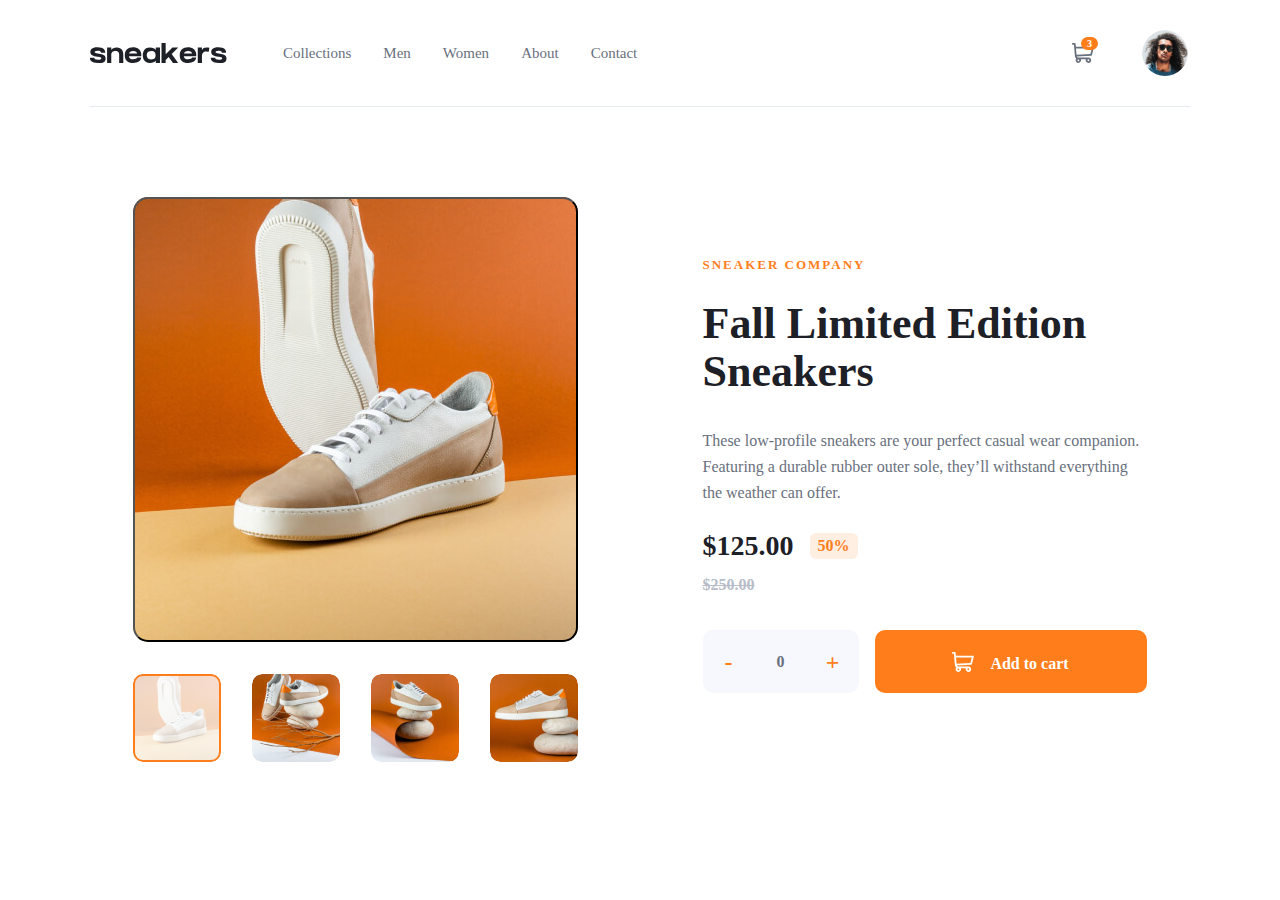
<file: index.html>
<!DOCTYPE html>
<html lang="en">
<head>
    <meta charset="UTF-8">
    <meta http-equiv="X-UA-Compatible" content="IE=edge">
    <meta name="viewport" content="width=device-width, initial-scale=1.0">
    <link rel="stylesheet" href="css/normalize.css">
    <link rel="stylesheet" href="css/main.css">
    <title>Fall Limited Edition Sneakers</title>
</head>
<body>
    <!-- SITE-HEADER -->
    <header class="site-header">
        <div class="container">
            <div class="site-header__container">
                <a class="site-header__logo logo" href="index.html">
                    <img class="logo__img" src="img/logo.svg" alt="Sneakers Logo" width="137" height="20">
                </a>
                
                <!-- SITENAV -->
                <nav class="site-header__sitenav sitenav">
                    <ul class="sitenav__list">
                        <li class="sitenav__item"><a class="sitenav__link" href="#">Collections</a></li>
                        <li class="sitenav__item"><a class="sitenav__link" href="#">Men</a></li>
                        <li class="sitenav__item"><a class="sitenav__link" href="#">Women</a></li>
                        <li class="sitenav__item"><a class="sitenav__link" href="#">About</a></li>
                        <li class="sitenav__item"><a class="sitenav__link" href="#">Contact</a></li>
                    </ul>
                </nav>
                <div class="site-header__cart">
                    <!-- site-header__cart--empty -->
                    <a class="site-header__cart-link js-site-header__cart-link" href="shopping-cart.html" aria-label="Shopping-cart">
                        <span class="site-header__cart-product-count">3</span>
                        <svg class="site-header__cart-icon" xmlns="http://www.w3.org/2000/svg" width="22" height="20" fill="none"><path fill="currentColor" fill-rule="evenodd" d="M3.863 3.641h17.062c.583 0 1.01.55.87 1.114l-1.822 7.283a.896.896 0 0 1-.817.677l-14.321.842c.256.598.849 1.01 1.53 1.01h10.008a2.72 2.72 0 0 1 2.717 2.716A2.72 2.72 0 0 1 16.373 20c-1.878 0-3.197-1.872-2.555-3.642H8.913C9.556 18.13 8.233 20 6.358 20 4.1 20 2.83 17.385 4.22 15.611c-.77-.61-1.218-1.508-1.29-2.336L1.95 2.366v.001c.072.796.169 1.876-.051-.575H.896A.896.896 0 0 1 .896 0h1.82c.465 0 .852.354.894.816l.253 2.825Zm1.57 13.642a.926.926 0 0 0 1.85 0 .926.926 0 0 0-1.85 0Zm10.94.925a.926.926 0 0 1 0-1.85.926.926 0 0 1 0 1.85Zm-11.78-6.432 13.801-.811 1.383-5.531H4.024l.57 6.342Z" clip-rule="evenodd" aria-hidden="true"/></svg>
                    </a>
                    <div class="site-header__cart-modal">
                        <section class="shopping-cart shopping-cart--modal">
                            <!-- shopping-cart--modal -->
                            <!-- shopping-cart--empty -->
                            <header class="shopping-cart__header">
                                <h2 class="shopping-cart__title">Cart</h2>
                            </header>
                            <div class="shopping-cart__inner">
                                <!-- Empty -->
                                <div class="shopping-cart__empty">Your cart is empty.</div>
                                
                                <!-- Has items -->
                                <div class="shopping-cart__content">
                                    <ul class="shopping-cart__products shopping-cart-products">
                                        <li class="shopping-cart-products__item">
                                            <div class="item-shopping-cart-products">
                                                <img class="item-shopping-cart-products__img" src="img/shopping-cart-product__img.jpg" alt="Fall limited edition sneakers" width="50" height="50" srcset="img/shopping-cart-product__img.jpg 1x, img/shopping-cart-product__img@2x.jpg 2x">
                                                <div class="item-shopping-cart-products__info">
                                                    <div class="item-shopping-cart-products__name">Fall Limited Edition Sneakers</div>
                                                    <div class="item-shopping-cart-products__cost">$125.00 x 3 <b class="item-shopping-cart-products__subtotals">$375.00</b></div>
                                                </div>
                                                <button class="item-shopping-cart-products__remove-button" type="button" aria-label="remove item">
                                                    <svg  class="item-shopping-cart-products__remove--icon" xmlns="http://www.w3.org/2000/svg" width="14" height="16" fill="none"><path fill="currentColor" fill-rule="evenodd" d="M0 2.625V1.75C0 1.334.334 1 .75 1h3.5l.294-.584A.741.741 0 0 1 5.213 0h3.571a.75.75 0 0 1 .672.416L9.75 1h3.5c.416 0 .75.334.75.75v.875a.376.376 0 0 1-.375.375H.375A.376.376 0 0 1 0 2.625Zm13 1.75V14.5a1.5 1.5 0 0 1-1.5 1.5h-9A1.5 1.5 0 0 1 1 14.5V4.375C1 4.169 1.169 4 1.375 4h11.25c.206 0 .375.169.375.375ZM4 6c.275 0 .5.225.5.5v7c0 .275-.225.5-.5.5a.501.501 0 0 1-.5-.5v-7c0-.275.225-.5.5-.5Zm3.5.5c0-.275-.225-.5-.5-.5s-.5.225-.5.5v7c0 .275.225.5.5.5s.5-.225.5-.5v-7ZM10 6c.275 0 .5.225.5.5v7c0 .275-.225.5-.5.5a.501.501 0 0 1-.5-.5v-7c0-.275.225-.5.5-.5Z" clip-rule="evenodd"/><mask id="a" width="14" height="16" x="0" y="0" maskUnits="userSpaceOnUse" style="mask-type:luminance"><path fill="#fff" fill-rule="evenodd" d="M0 2.625V1.75C0 1.334.334 1 .75 1h3.5l.294-.584A.741.741 0 0 1 5.213 0h3.571a.75.75 0 0 1 .672.416L9.75 1h3.5c.416 0 .75.334.75.75v.875a.376.376 0 0 1-.375.375H.375A.376.376 0 0 1 0 2.625Zm13 1.75V14.5a1.5 1.5 0 0 1-1.5 1.5h-9A1.5 1.5 0 0 1 1 14.5V4.375C1 4.169 1.169 4 1.375 4h11.25c.206 0 .375.169.375.375ZM4 6c.275 0 .5.225.5.5v7c0 .275-.225.5-.5.5a.501.501 0 0 1-.5-.5v-7c0-.275.225-.5.5-.5Zm3.5.5c0-.275-.225-.5-.5-.5s-.5.225-.5.5v7c0 .275.225.5.5.5s.5-.225.5-.5v-7ZM10 6c.275 0 .5.225.5.5v7c0 .275-.225.5-.5.5a.501.501 0 0 1-.5-.5v-7c0-.275.225-.5.5-.5Z" clip-rule="evenodd"/></mask></svg>
                                                </button>
                                            </div>
                                        </li>
                                    </ul>
                                    
                                    <a class="button button--block" href="#">
                                        <span class="button__inner">
                                            <span class="button__text">Checkout</span>
                                        </span>
                                    </a>
                                </div>
                            </div>
                        </section>
                    </div>
                </div>
                <div class="site-header__profile-wrapper">
                    <a class="site-header__profile-link" href="#">
                        <img class="site-header__profile-avatar" src="img/user.jpg" alt="user avatar" width="50" height="50" srcset="img/user.jpg 1x, img/user@2x.jpg 2x">
                    </a>
                </div>
            </div>
        </div>
    </header>
    
    
    <!-- MAIN-CONTENT -->
    <main class="main-content">
        <!-- PRODUCT-PAGE -->
        <div class="product-page">
            <div class="product-page__container container">
                <!-- PRODUCT-PAGE-GALLERY -->
                <div class="product-page__gallery">
                    <!-- IMG-SHOWCASE -->
                    <div class="img__showcase">
                        <div class="img-showcase--showcase">
                            <button class="img-showcase__lightbox-toggle js-lightbox-toggler" type="button" aria-label="Open image gallery"></button>
                            <img class="img-showcase__active-img img-showcase__active-img--lightbox" src="img/Sneakers-1.jpg" alt="Fall Limited Edition Sneakers" width="445" height="445" srcset="img/sneakers-1.jpg 1x, img/sneakers-1@2x.jpg 2x">
                        </div>
                        
                        <ul class="img-showcase__thumbnails">
                            <li class="img-showcase__thumbnail img-showcase__thumbnail--active">
                                <button class="img-showcase__thumbnail-button js-img-showcase__thumbnail-button" type="button" aria-label="Image 1" data-img-showcase-big="img/sneakers-1.jpg" data-img-showcase-retina=" img/sneakers-1-thumbnail@2x.jpg">
                                    <img class="img-showcase__thumbnail-img" src="img/sneakers-1-thumbnail.jpg" alt="Sneakers-1" width="88" height="88" srcset="img/sneakers-1-thumbnail.jpg 1x, img/sneakers-1-thumbnail@2x.jpg 2x">
                                </button>
                            </li>
                            
                            <li class="img-showcase__thumbnail">
                                <button class="img-showcase__thumbnail-button js-img-showcase__thumbnail-button" type="button" aria-label="Image 2" data-img-showcase-big="img/sneakers-2.jpg" data-img-showcase-retina="img/sneakers-2@2x.jpg">
                                    <img class="img-showcase__thumbnail-img" src="img/sneakers-2-thumbnail.jpg" alt="Sneakers-2" width="88" height="88" srcset="img/sneakers-2-thumbnail.jpg 1x, img/sneakers-2-thumbnail@2x.jpg 2x">
                                </button>
                            </li>
                            
                            <li class="img-showcase__thumbnail">
                                <button class="img-showcase__thumbnail-button js-img-showcase__thumbnail-button" type="button" aria-label="Image 3" data-img-showcase-big="img/sneakers-3.jpg" data-img-showcase-retina="img/sneakers-3@2x.jpg">
                                    <img class="img-showcase__thumbnail-img" src="img/sneakers-3-thumbnail.jpg" alt="Sneakers-3" width="88" height="88" srcset="img/sneakers-3-thumbnail.jpg 1x, img/sneakers-3-thumbnail@2x.jpg 2x">
                                </button>
                            </li>
                            
                            <li class="img-showcase__thumbnail">
                                <button class="img-showcase__thumbnail-button js-img-showcase__thumbnail-button" type="button" aria-label="Image 4" data-img-showcase-big="img/sneakers-4.jpg" data-img-showcase-retina="img/sneakers-4@2x.jpg">
                                    <img class="img-showcase__thumbnail-img" src="img/sneakers-4-thumbnail.jpg" alt="Sneakers-4" width="88" height="88" srcset="img/sneakers-4-thumbnail.jpg 1x, img/sneakers-4-thumbnail@2x.jpg 2x">
                                </button>
                            </li>
                        </ul> 
                    </div>
                </div>
                
                <!-- PRODUCT-PAGE-INFO -->
                <div class="product-page__info">
                    <div class="product-info">
                        <div class="product-info__manufacturer">Sneaker Company</div> 
                        <h1 class="product-info__title">Fall Limited Edition Sneakers</h1>
                        <p class="product-info__description">These low-profile sneakers are your perfect casual wear companion. Featuring a durable rubber outer sole, they’ll withstand everything the weather can offer.</p>
                        <div class="product-info__price-wrapper">
                            <b class="product-info__price">$125.00</b>
                            <span class="badge">50%</span>
                        </div>    
                        <del class="product-info__old-price">$250.00</del>   
                        <div class="product-info__cart-actions">
                            <div class="product-info__quantity-wrapper">
                                <button class="product-info__quantity-button js-product-quantity-decrement-button" type="button" aria-label="Remove 1">-</button>
                                <div class="product-info__quantity">0</div>
                                <button class="product-info__quantity-button js-product-quantity-increment-button" type="button" aria-label="add 1">+</button>
                            </div>
                            <button class="button button--wide" type="button">
                                <span class="button__inner">
                                    <span class="button__prepend">
                                        <svg class="button__icon" xmlns="http://www.w3.org/2000/svg" width="22" height="20" fill="none"><path fill="currentColor" fill-rule="evenodd" d="M3.863 3.641h17.062c.583 0 1.01.55.87 1.114l-1.822 7.283a.896.896 0 0 1-.817.677l-14.321.842c.256.598.849 1.01 1.53 1.01h10.008a2.72 2.72 0 0 1 2.717 2.716A2.72 2.72 0 0 1 16.373 20c-1.878 0-3.197-1.872-2.555-3.642H8.913C9.556 18.13 8.233 20 6.358 20 4.1 20 2.83 17.385 4.22 15.611c-.77-.61-1.218-1.508-1.29-2.336L1.95 2.366v.001c.072.796.169 1.876-.051-.575H.896A.896.896 0 0 1 .896 0h1.82c.465 0 .852.354.894.816l.253 2.825Zm1.57 13.642a.926.926 0 0 0 1.85 0 .926.926 0 0 0-1.85 0Zm10.94.925a.926.926 0 0 1 0-1.85.926.926 0 0 1 0 1.85Zm-11.78-6.432 13.801-.811 1.383-5.531H4.024l.57 6.342Z" clip-rule="evenodd"/></svg>
                                    </span>
                                    <span class="button__text">Add to cart</span>
                                </span>
                            </button>
                        </div>
                    </div>
                </div>
            </div>
        </div>
    </main>
    
    <!-- LIGHTBOX -->
    <div class="lightbox">
        <div class="lightbox__inner">
            <button class="lightbox__close js-lightbox-close" type="button" aria-label="Close lightbox"> 
                <svg class="lightbox__close-icon" xmlns="http://www.w3.org/2000/svg" width="20" height="20" fill="none"><path fill="currentColor" fill-rule="evenodd" d="M20 2.857 17.143 0 10 7.143 2.857 0 0 2.857 7.143 10 0 17.143 2.857 20 10 12.857 17.143 20 20 17.143 12.857 10 20 2.857Z" clip-rule="evenodd"/></svg>
            </button>
            <!-- IMG-SHOWCASE -->
            <div class="img__showcase img-showcase--lightbox"> 
                <div class="img-showcase--showcase">
                    <!-- IMG-SHOWCASE-CONTROLS -->
                    <button class="img-showcase__control img-showcase__control--prev js-lightbox-control-prev" type="button" aria-label="Previous">
                        <span class="img-showcase__control-inner">
                            <svg class="img-showcase__control-icon" xmlns="http://www.w3.org/2000/svg" width="13" height="20" viewBox="0 0 13 20" fill="none"><path stroke="currentColor" stroke-width="3" d="m11 2-8 8 8 8"/></svg>
                        </span>
                    </button>
                    <button class="img-showcase__control img-showcase__control--next js-lightbox-control-next" type="button" aria-label="Next">
                        <span class="img-showcase__control-inner">
                            <svg class="img-showcase__control-icon" xmlns="http://www.w3.org/2000/svg" width="13" height="20" viewBox="0 0 13 20" fill="none"><path stroke="currentColor" stroke-width="3" d="m2 2 8 8-8 8"/></svg>
                        </span>
                    </button>
                    
                    <img class="img-showcase__active-img" src="img/Sneakers-1.jpg" alt="Fall Limited Edition Sneakers" width="445" height="445" srcset="img/sneakers-1.jpg 1x, img/sneakers-1@2x.jpg 2x">
                </div>
                
                <ul class="img-showcase__thumbnails">
                    <li class="img-showcase__thumbnail img-showcase__thumbnail--active">
                        <button class="img-showcase__thumbnail-button js-img-lightbox__thumbnail-button" type="button" aria-label="Image 1" data-img-showcase-big="img/sneakers-1.jpg" data-img-showcase-retina=" img/sneakers-1-thumbnail@2x.jpg">
                            <img class="img-showcase__thumbnail-img" src="img/sneakers-1-thumbnail.jpg" alt="Sneakers-1" width="88" height="88" srcset="img/sneakers-1-thumbnail.jpg 1x, img/sneakers-1-thumbnail@2x.jpg 2x">
                        </button>
                    </li>
                    
                    <li class="img-showcase__thumbnail">
                        <button class="img-showcase__thumbnail-button js-img-lightbox__thumbnail-button" type="button" aria-label="Image 2" data-img-showcase-big="img/sneakers-2.jpg" data-img-showcase-retina="img/sneakers-2@2x.jpg">
                            <img class="img-showcase__thumbnail-img" src="img/sneakers-2-thumbnail.jpg" alt="Sneakers-2" width="88" height="88" srcset="img/sneakers-2-thumbnail.jpg 1x, img/sneakers-2-thumbnail@2x.jpg 2x">
                        </button>
                    </li>
                    
                    <li class="img-showcase__thumbnail">
                        <button class="img-showcase__thumbnail-button js-img-lightbox__thumbnail-button" type="button" aria-label="Image 3" data-img-showcase-big="img/sneakers-3.jpg" data-img-showcase-retina="img/sneakers-3@2x.jpg">
                            <img class="img-showcase__thumbnail-img" src="img/sneakers-3-thumbnail.jpg" alt="Sneakers-3" width="88" height="88" srcset="img/sneakers-3-thumbnail.jpg 1x, img/sneakers-3-thumbnail@2x.jpg 2x">
                        </button>
                    </li>
                    
                    <li class="img-showcase__thumbnail">
                        <button class="img-showcase__thumbnail-button js-img-lightbox__thumbnail-button" type="button" aria-label="Image 4" data-img-showcase-big="img/sneakers-4.jpg" data-img-showcase-retina="img/sneakers-4@2x.jpg">
                            <img class="img-showcase__thumbnail-img" src="img/sneakers-4-thumbnail.jpg" alt="Sneakers-4" width="88" height="88" srcset="img/sneakers-4-thumbnail.jpg 1x, img/sneakers-4-thumbnail@2x.jpg 2x">
                        </button>
                    </li>
                </ul>
            </div>
        </div>
    </div>
    
    <script src="js/main.js"></script>
</body>
</html>
</file>
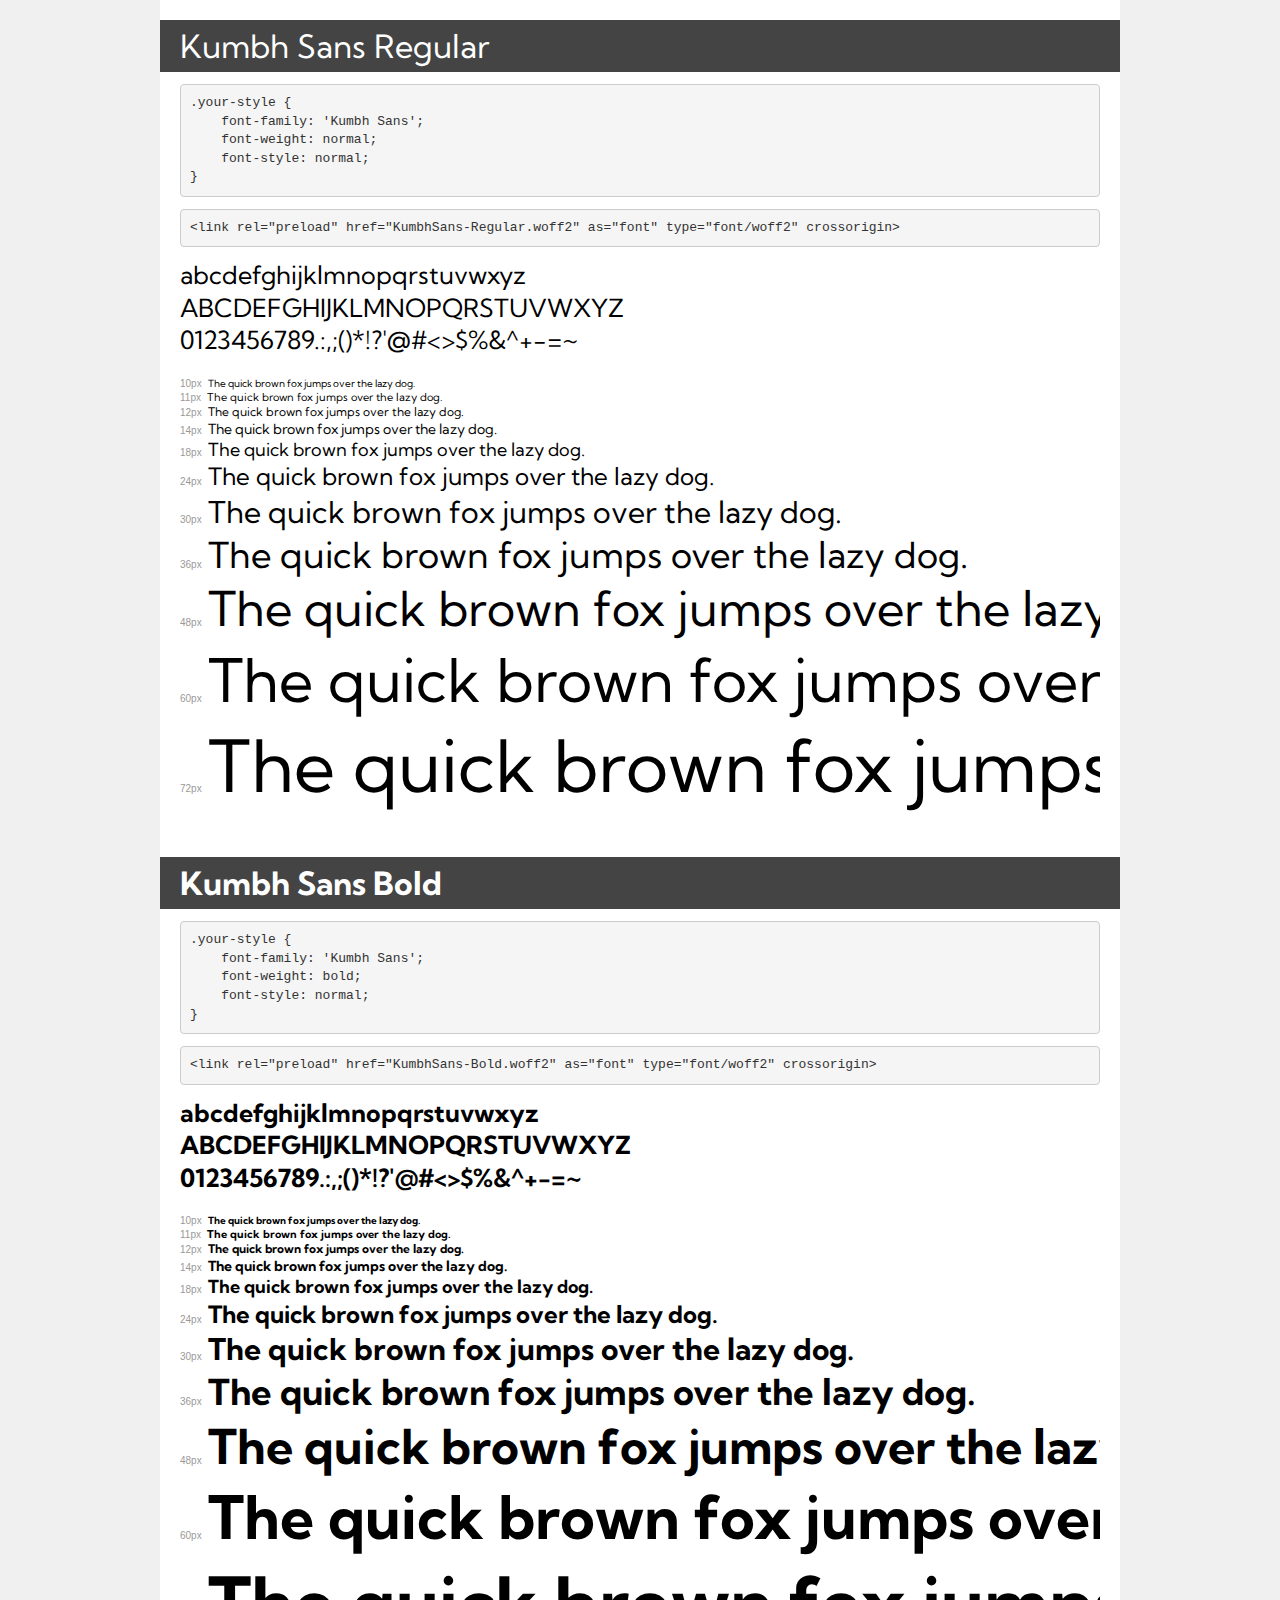
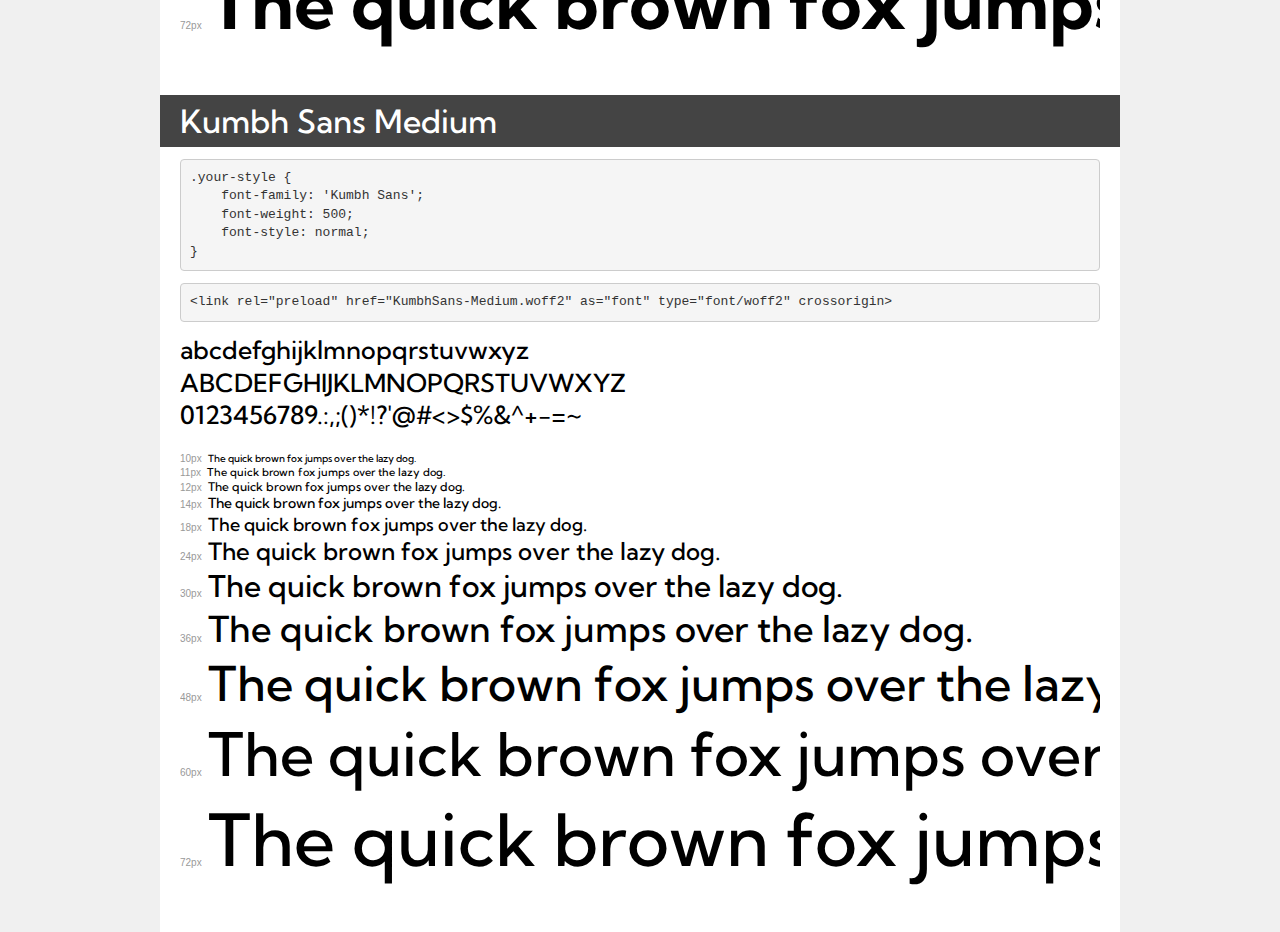
<file: fonts/demo.html>
<!DOCTYPE html>
<html lang="en">
<head>
    <meta charset="utf-8">
    <meta http-equiv="X-UA-Compatible" content="IE=edge">
    <meta name="viewport" content="width=device-width, initial-scale=1">
    <meta name="robots" content="noindex, noarchive">
    <meta name="format-detection" content="telephone=no">
    <title>Transfonter demo</title>
    <link href="stylesheet.css" rel="stylesheet">
    <style>
        /*
        http://meyerweb.com/eric/tools/css/reset/
        v2.0 | 20110126
        License: none (public domain)
        */
        html, body, div, span, applet, object, iframe,
        h1, h2, h3, h4, h5, h6, p, blockquote, pre,
        a, abbr, acronym, address, big, cite, code,
        del, dfn, em, img, ins, kbd, q, s, samp,
        small, strike, strong, sub, sup, tt, var,
        b, u, i, center,
        dl, dt, dd, ol, ul, li,
        fieldset, form, label, legend,
        table, caption, tbody, tfoot, thead, tr, th, td,
        article, aside, canvas, details, embed,
        figure, figcaption, footer, header, hgroup,
        menu, nav, output, ruby, section, summary,
        time, mark, audio, video {
            margin: 0;
            padding: 0;
            border: 0;
            font-size: 100%;
            font: inherit;
            vertical-align: baseline;
        }
        /* HTML5 display-role reset for older browsers */
        article, aside, details, figcaption, figure,
        footer, header, hgroup, menu, nav, section {
            display: block;
        }
        body {
            line-height: 1;
        }
        ol, ul {
            list-style: none;
        }
        blockquote, q {
            quotes: none;
        }
        blockquote:before, blockquote:after,
        q:before, q:after {
            content: '';
            content: none;
        }
        table {
            border-collapse: collapse;
            border-spacing: 0;
        }
        /* demo styles */
        body {
            background: #f0f0f0;
            color: #000;
        }
        .page {
            background: #fff;
            width: 920px;
            margin: 0 auto;
            padding: 20px 20px 0 20px;
            overflow: hidden;
        }
        .font-container {
            overflow-x: auto;
            overflow-y: hidden;
            margin-bottom: 40px;
            line-height: 1.3;
            white-space: nowrap;
            padding-bottom: 5px;
        }
        h1 {
            position: relative;
            background: #444;
            font-size: 32px;
            color: #fff;
            padding: 10px 20px;
            margin: 0 -20px 12px -20px;
        }
        .letters {
            font-size: 25px;
            margin-bottom: 20px;
        }
        .s10:before {
            content: '10px';
        }
        .s11:before {
            content: '11px';
        }
        .s12:before {
            content: '12px';
        }
        .s14:before {
            content: '14px';
        }
        .s18:before {
            content: '18px';
        }
        .s24:before {
            content: '24px';
        }
        .s30:before {
            content: '30px';
        }
        .s36:before {
            content: '36px';
        }
        .s48:before {
            content: '48px';
        }
        .s60:before {
            content: '60px';
        }
        .s72:before {
            content: '72px';
        }
        .s10:before, .s11:before, .s12:before, .s14:before,
        .s18:before, .s24:before, .s30:before, .s36:before,
        .s48:before, .s60:before, .s72:before {
            font-family: Arial, sans-serif;
            font-size: 10px;
            font-weight: normal;
            font-style: normal;
            color: #999;
            padding-right: 6px;
        }
        pre {
            display: block;
            padding: 9px;
            margin: 0 0 12px;
            font-family: Monaco, Menlo, Consolas, "Courier New", monospace;
            font-size: 13px;
            line-height: 1.428571429;
            color: #333;
            font-weight: normal;
            font-style: normal;
            background-color: #f5f5f5;
            border: 1px solid #ccc;
            overflow-x: auto;
            border-radius: 4px;
        }
        /* responsive */
        @media (max-width: 959px) {
            .page {
                width: auto;
                margin: 0;
            }
        }
    </style>
</head>
<body>
<div class="page">
    <div class="demo">
        <h1 style="font-family: 'Kumbh Sans'; font-weight: normal; font-style: normal;">Kumbh Sans Regular</h1>
        <pre title="Usage">.your-style {
    font-family: 'Kumbh Sans';
    font-weight: normal;
    font-style: normal;
}</pre>
        <pre title="Preload (optional)">
&lt;link rel=&quot;preload&quot; href=&quot;KumbhSans-Regular.woff2&quot; as=&quot;font&quot; type=&quot;font/woff2&quot; crossorigin&gt;</pre>
        <div class="font-container" style="font-family: 'Kumbh Sans'; font-weight: normal; font-style: normal;">
            <p class="letters">
                abcdefghijklmnopqrstuvwxyz<br>
ABCDEFGHIJKLMNOPQRSTUVWXYZ<br>
                0123456789.:,;()*!?'@#&lt;&gt;$%&^+-=~
            </p>
            <p class="s10" style="font-size: 10px;">The quick brown fox jumps over the lazy dog.</p>
            <p class="s11" style="font-size: 11px;">The quick brown fox jumps over the lazy dog.</p>
            <p class="s12" style="font-size: 12px;">The quick brown fox jumps over the lazy dog.</p>
            <p class="s14" style="font-size: 14px;">The quick brown fox jumps over the lazy dog.</p>
            <p class="s18" style="font-size: 18px;">The quick brown fox jumps over the lazy dog.</p>
            <p class="s24" style="font-size: 24px;">The quick brown fox jumps over the lazy dog.</p>
            <p class="s30" style="font-size: 30px;">The quick brown fox jumps over the lazy dog.</p>
            <p class="s36" style="font-size: 36px;">The quick brown fox jumps over the lazy dog.</p>
            <p class="s48" style="font-size: 48px;">The quick brown fox jumps over the lazy dog.</p>
            <p class="s60" style="font-size: 60px;">The quick brown fox jumps over the lazy dog.</p>
            <p class="s72" style="font-size: 72px;">The quick brown fox jumps over the lazy dog.</p>
        </div>
    </div>

    <div class="demo">
        <h1 style="font-family: 'Kumbh Sans'; font-weight: bold; font-style: normal;">Kumbh Sans Bold</h1>
        <pre title="Usage">.your-style {
    font-family: 'Kumbh Sans';
    font-weight: bold;
    font-style: normal;
}</pre>
        <pre title="Preload (optional)">
&lt;link rel=&quot;preload&quot; href=&quot;KumbhSans-Bold.woff2&quot; as=&quot;font&quot; type=&quot;font/woff2&quot; crossorigin&gt;</pre>
        <div class="font-container" style="font-family: 'Kumbh Sans'; font-weight: bold; font-style: normal;">
            <p class="letters">
                abcdefghijklmnopqrstuvwxyz<br>
ABCDEFGHIJKLMNOPQRSTUVWXYZ<br>
                0123456789.:,;()*!?'@#&lt;&gt;$%&^+-=~
            </p>
            <p class="s10" style="font-size: 10px;">The quick brown fox jumps over the lazy dog.</p>
            <p class="s11" style="font-size: 11px;">The quick brown fox jumps over the lazy dog.</p>
            <p class="s12" style="font-size: 12px;">The quick brown fox jumps over the lazy dog.</p>
            <p class="s14" style="font-size: 14px;">The quick brown fox jumps over the lazy dog.</p>
            <p class="s18" style="font-size: 18px;">The quick brown fox jumps over the lazy dog.</p>
            <p class="s24" style="font-size: 24px;">The quick brown fox jumps over the lazy dog.</p>
            <p class="s30" style="font-size: 30px;">The quick brown fox jumps over the lazy dog.</p>
            <p class="s36" style="font-size: 36px;">The quick brown fox jumps over the lazy dog.</p>
            <p class="s48" style="font-size: 48px;">The quick brown fox jumps over the lazy dog.</p>
            <p class="s60" style="font-size: 60px;">The quick brown fox jumps over the lazy dog.</p>
            <p class="s72" style="font-size: 72px;">The quick brown fox jumps over the lazy dog.</p>
        </div>
    </div>

    <div class="demo">
        <h1 style="font-family: 'Kumbh Sans'; font-weight: 500; font-style: normal;">Kumbh Sans Medium</h1>
        <pre title="Usage">.your-style {
    font-family: 'Kumbh Sans';
    font-weight: 500;
    font-style: normal;
}</pre>
        <pre title="Preload (optional)">
&lt;link rel=&quot;preload&quot; href=&quot;KumbhSans-Medium.woff2&quot; as=&quot;font&quot; type=&quot;font/woff2&quot; crossorigin&gt;</pre>
        <div class="font-container" style="font-family: 'Kumbh Sans'; font-weight: 500; font-style: normal;">
            <p class="letters">
                abcdefghijklmnopqrstuvwxyz<br>
ABCDEFGHIJKLMNOPQRSTUVWXYZ<br>
                0123456789.:,;()*!?'@#&lt;&gt;$%&^+-=~
            </p>
            <p class="s10" style="font-size: 10px;">The quick brown fox jumps over the lazy dog.</p>
            <p class="s11" style="font-size: 11px;">The quick brown fox jumps over the lazy dog.</p>
            <p class="s12" style="font-size: 12px;">The quick brown fox jumps over the lazy dog.</p>
            <p class="s14" style="font-size: 14px;">The quick brown fox jumps over the lazy dog.</p>
            <p class="s18" style="font-size: 18px;">The quick brown fox jumps over the lazy dog.</p>
            <p class="s24" style="font-size: 24px;">The quick brown fox jumps over the lazy dog.</p>
            <p class="s30" style="font-size: 30px;">The quick brown fox jumps over the lazy dog.</p>
            <p class="s36" style="font-size: 36px;">The quick brown fox jumps over the lazy dog.</p>
            <p class="s48" style="font-size: 48px;">The quick brown fox jumps over the lazy dog.</p>
            <p class="s60" style="font-size: 60px;">The quick brown fox jumps over the lazy dog.</p>
            <p class="s72" style="font-size: 72px;">The quick brown fox jumps over the lazy dog.</p>
        </div>
    </div>

</div>
</body>
</html>
</file>
<file: css/main.css>
/* CUSTOM-PROPS */
:root{
    --font-family: "Kumbh Sans" "Arial", sans-serif;
    --text-color:#69707d;
    --text-color-black: #1d2026;
    --accent-color:#ff7e1b;
    --accent-color-hover:#ffab6a;
    --accent-color-light:#ffeee2;
    --light-bg:#f6f8fd;
    --divider-bg: #e4e9f2;
}
/* FONT-FACE */
@font-face {
    font-family: 'Kumbh Sans';
    src: url('../fonts/KumbhSans-Regular.woff2') format('woff2'),
    url('../fonts/KumbhSans-Regular.woff') format('woff');
    font-weight: normal;
    font-style: normal;
    font-display: swap;
}

@font-face {
    font-family: 'Kumbh Sans';
    src: url('../fonts/KumbhSans-Bold.woff2') format('woff2'),
    url('../fonts/KumbhSans-Bold.woff') format('woff');
    font-weight: bold;
    font-style: normal;
    font-display: swap;
}

/* GLOBAL */
html{
    /* height: 100%; */
    scroll-behavior: smooth;
    box-sizing: border-box;
}
body{
    font-family:var(--font-family);
    font-weight: 500;
    display: flex;
    flex-direction: column;
    margin: 0;
    height: 100%;
    padding: 0;
    background-color: #fff;
    font-size: 16px;
    line-height: 26px;
    color: var(--text-color);
    overflow-x: hidden; 
}
*:focus{
    outline: 2px dashed var(--outline-color);
    outline-offset: 3px;
}
img{
    max-width: 100%;
    height: auto;
}
ul, li, a{
    text-decoration: none;
    list-style: none;
}
*,
*::before,
*::after{
    box-sizing: inherit;
}
/* visually-hidden */
.visually-hidden {
    position: absolute;
    width: 1px;
    height: 1px;
    margin: -1px;
    border: 0;
    padding: 0;
    white-space: nowrap;
    clip-path: inset(100%);
    clip: rect(0 0 0 0);
    overflow: hidden;
}

/* CONTAINER */
.container{
    width: 100%;
    max-width: 1148px;
    padding-left: 24px;
    padding-right: 24px;
    margin-left: auto;
    margin-right: auto;
}
/* LOGO */
.logo {
    display: inline-block;
}
.logo:hover{
    opacity: 0.8;
}
.logo:active{
    opacity: 0.6;
}
.logo__img {
    display: block;
    width: 137px;
    height: 20px;
    object-fit: contain;
}
/* .MAIN-CONTENT */
.main-content{
    flex-grow: 1;
}
/* SITE-HEADER */

.site-header__container {
    position: relative;
    display: flex;
    align-items: center;
    border-bottom: 1px solid var(--divider-bg);
}

.site-header__logo {
    flex-shrink: 0;
    margin-right: 56px;
}
.site-header__sitenav{
    margin-right: auto;
}
.sitenav__list{
    display: flex;
    padding: 0;
    margin: 0;
}
.sitenav__item{
    position: relative;
    padding-top: 40px;
    padding-bottom: 40px;
}
.sitenav__item:not(:last-child){
    margin-right: 32px;
}
.sitenav__link{
    display: block;
    font-weight: 400;
    font-size: 15px;
    color: var(--text-color);
}
.sitenav__link:hover{
    color: var(--text-color-black);
}
.sitenav__link:hover::after{
    position: absolute;
    content: "";
    left: 0;
    bottom: 0;
    height: 4px;
    width: 100%;
    background-color: var(--accent-color);
}
.site-header__cart {
    margin-right: 46px;
    margin-left: 24px;
}
.site-header__cart-link {
    position: relative;
    display: flex;
    color: var(--text-color);
}
.site-header__cart-link:hover{
    color: var(--text-color-black);
}
.site-header__cart-link:active{
    opacity: 0.6;
}
.site-header__cart-product-count{
    position: absolute;
    padding: 1px 6px;
    left: calc(100% - 13px);
    top: -6px;
    background-color: var(--accent-color);
    color: #fff;
    border-radius: 7px;
    font-size: 10px;
    line-height: normal;
    font-weight: bold;
}
.site-header__cart--empty .site-header__cart-product-count{
    display: none;
}
.site-header__cart-icon {
    width: 22px;
    height: 20px;
    object-fit: contain;
}

.site-header__profile-link {
    display: flex;
    width: 50px;
    height: 50px;
    border: 2px solid transparent;
    border-radius: 50%;
    overflow: hidden;
}
.site-header__profile-link:hover{
    border-color: var(--accent-color);
}
.site-header__profile-link:active{
    opacity: 0.6;
}
.site-header__profile-avatar {
    width: 50px;
    height: 50px;
}

/* CART-MODAL */
.site-header__cart-modal{
    display: none;
}
.site-header__cart-modal--open {
    position: absolute;
    width: 360px;
    right: -76px;
    top: 94px;
    display: block;
}
/* SHOPPING-CART */
.shopping-cart {
    display: flex;
    flex-direction: column;
    width: 100%;
    min-height: 256px;
    border-radius: 6px;
    background-color: #fff;
}
.shopping-cart--modal{
    box-shadow: 0px 20px 50px -20px rgba(29, 32, 38, 0.503143);
}
.shopping-cart__header {
    padding: 24px 24px 27px;
    border-bottom: 1px solid var(--divider-bg);
    
}
.shopping-cart__title {
    margin: 0;
    font-size: 16px;
    line-height: 20px;
    color: var(--text-color-black);
}
.shopping-cart__inner {
    display: flex;
    flex-direction: column;
    padding: 24px;
    flex-grow: 1;
}
.shopping-cart__empty{
    display: none;
}
.shopping-cart--empty .shopping-cart__empty{
    display: flex;
    align-items: center;
    justify-content: center;
    flex-grow: 1;
    font-weight: bold;
}
.shopping-cart--empty .shopping-cart__content{
    display: none;
}

/* SHOPPING-CART-PRODUCT */
.shopping-cart-products {
    margin: 0;
    padding: 0;
}
.shopping-cart-products__item:not(:last-child){
    margin-bottom: 16px;
}
.item-shopping-cart-products {
    display: flex;
    align-items: flex-start;
    margin-bottom: 24px;
}
.item-shopping-cart-products__img {
    width: 50px;
    height: 50px;
    flex-shrink: 0;
    border-radius: 4px;
    margin-right: 16px;
    object-fit: cover;
}
.item-shopping-cart-products__info{
    flex-grow: 1;
    margin-right: 18px;
    overflow: hidden;
}
.item-shopping-cart-products__name{
    white-space: nowrap;
    text-overflow: ellipsis;
    overflow: hidden;
    text-transform: capitalize;
}
.item-shopping-cart-products__subtotals{
    color: var(--text-color-black);
}
.item-shopping-cart-products__remove-button {
    border: 0;
    padding: 0;
    align-self: center;
    background-color: transparent;
    color: #c3cad9;
    cursor: pointer;
}
.item-shopping-cart-products__remove-button:hover {
    color: var(--text-color-black);
}
.item-shopping-cart-products__remove-button:hover {
    opacity: 0.6;
}
.item-shopping-cart-products__remove--icon{
    display: block;
    width: 14px;
    height: 16px;
    border: 0;
}
.button {
    display: inline-block;
    padding: 0;
    border: 0;
    cursor: pointer;
    background-color: var(--accent-color);
    color: #fff;
    overflow: hidden;
    font-size: 16px;
    line-height: 1;
    font-weight: bold;
    border-radius: 10px;
    text-align: center;
}
.button--block{
    display: flex;
    width: 100%;
}
.button--wide{
    min-width: 272px;
}
.button:hover{
    background-color: var(--accent-color-hover);
}
.button:active{
    transform: translateY(2px);
}
.button__inner {
    display: flex;
    justify-content: center;
    align-items: center;
    width: 100%;
    padding: 22px 20px 18px;
}
.button__prepend{
    margin-right: 16px;
}
/* PRODUCT-PAGE */
.product-page {
    padding-top: 90px;
    padding-bottom: 90px;
}
.product-page__container {
    display: flex;
    justify-content: space-between;
    max-width: 1063px;
}

.product-page__gallery {
    width: 100%;
    max-width: 445px;
    margin-right: 48px;
}
/* IMG-SHOWCASE */
.img-showcase--lightbox{
    display: flex;
    flex-direction: column;
    align-items: center;
}
.img-showcase--showcase {
    position: relative;
    z-index: 1;
    margin-bottom: 32px;
}
.img-showcase__lightbox-toggle{
    position: absolute;
    left: 0;
    top: 0;
    width: 100%;
    height: 100%;
    padding: 0;
    bottom: 0;
    border-radius: 15px;
    background-color: transparent;
    cursor: zoom-in;
}
.img-showcase__active-img {
    display: block;
    width: 445px;
    height: 445px;
    object-fit:cover;
    border-radius: 15px;
}
.img-showcase--lightbox .img-showcase__active-img {
    width: 550px;
    height: 550px;
    border-radius: 20px;
}
.img-showcase__thumbnails {
    display: flex;
    padding: 0;
    margin: 0;
    overflow: auto;
    padding-bottom: 10px;
    
    
    /* Foreground, Background */
    scrollbar-color: var(--accent-color) var(--divider-bg);
}
.img-showcase--lightbox .img-showcase__thumbnails{
    max-width: 550px;
}
.img-showcase__thumbnails::-webkit-scrollbar {
    width: 10px; /* Mostly for vertical scrollbars */
    height: 10px; /* Mostly for horizontal scrollbars */
}
.img-showcase__thumbnails::-webkit-scrollbar-thumb { /* Foreground */
    background: var(--accent-color);
    border-radius: 5px;
}
.img-showcase__thumbnails::-webkit-scrollbar-track { /* Background */
    border-radius: 5px;
    background: var(--divider-bg);
}
.img-showcase__thumbnail{
    flex-shrink: 0;
}
.img-showcase__thumbnail:not(:last-child) {
    margin-right: 31px;
}
.img-showcase__thumbnail-button {
    position: relative;
    display: block;
    padding: 0;
    border: 0;
    background-color: transparent;
    cursor: pointer;
    overflow: hidden;
    border-radius: 10px;
}
.img-showcase__thumbnail-button::after {
    position: absolute;
    content: "";
    left: 0;
    top: 0;
    border-radius: 10px;
    background-color: rgba(255, 255, 255, 0.5);
    width: 100%;
    height: 100%;
    opacity: 0;
}

.img-showcase__thumbnail-button:hover::after {
    opacity: 1;
}
.img-showcase__thumbnail-button:active{
    opacity: 0.6;
}
.img-showcase__thumbnail--active .img-showcase__thumbnail-button::after{
    opacity: 1;
    border: 2px solid var(--accent-color);
    background-color: rgba(255, 255, 255, 0.75);
    
}
.img-showcase__thumbnail-img {
    display: block;
    width: 88px;
    height: 88px;
    border-radius:10px;
    object-fit: cover;
}
/* LIGHTBOX */
.lightbox {
    display: none;
    position: fixed;
    left: 0;
    top: 0;
    z-index: 9999;
    background-color: rgba(0, 0, 0, 0.75);
    width: 100%;
    height: 100%;
    overflow: auto;
}
.lightbox--open{
    display: block;
}
.lightbox__inner {
    max-width: 550px;
    width: 100%;
    margin: 90px auto;
}
.lightbox__close {
    display: block;
    margin-left: auto;
    width: 20px;
    height: 20px;
    padding: 0;
    border: 0;
    background-color: transparent;
    cursor: pointer;
    color:#d8d8d8;
    margin-bottom: 24px;
}
.lightbox__close:hover{
    color: var(--accent-color);
}
.lightbox__close:active{
    opacity: 0.6;
}
.lightbox__close-icon {
    display: block;
    width: 20px;
    height: 20px;
}
.img-showcase__control {
    position: absolute;
    z-index: 1;
    top: 50%;
    transform: translateY(-50%);
    padding: 0;
    border: 0;
    border-radius: 50%;
    background-color: transparent;
    color: var(--text-color-black);
}
.img-showcase__control--prev {
    left: -28px;
}
.img-showcase__control--next {
    right: -28px;
}
.img-showcase__control:hover{
    color: var(--accent-color);
}
.img-showcase--showcase:active{
    opacity: 0.6;
}
.img-showcase__control-inner{
    display: flex;
    justify-content: center;
    align-items: center;
    border-radius: 50%;
    width: 56px;
    height: 56px;
    background-color: #fff;
    cursor: pointer;
}
.img-showcase__control-icon {
    display: block;
    width: 13px;
    height: 20px;
}
/* PRODUCT-PAGE-INFO */
.product-page__info {
    padding-top: 60px;
    width: 100%;
    max-width: 445px;
}
.product-info__manufacturer {
    font-weight: bold;
    color: var(--accent-color);
    font-size: 13px;
    line-height: normal;
    letter-spacing: 2px;
    text-transform: uppercase;
    margin-bottom: 27px;
}
.product-info__title {
    font-size: 44px;
    line-height: 48px;
    color: var(--text-color-black);
    margin-top: 0;
    margin-bottom: 32px;
}
.product-info__description {
    margin-top: 0;
    margin-bottom: 24px;
}
.product-info__price-wrapper {
    display: flex;
    align-items: center;
    margin-bottom: 10px;
}
.product-info__price {
    font-size: 28px;
    line-height: normal;
    font-weight: bold;
    color: var(--text-color-black);
    margin-right: 16px;
}
.badge {
    display: inline-block;
    border-radius: 6px;
    padding: 4px 8px;
    font-weight: bold;
    line-height: normal;
    color: var(--accent-color);
    background-color: var(--accent-color-light);
}
.product-info__old-price{
    display: block;
    font-weight: bold;
    color: #b6bcc8;
    margin-bottom: 32px;
}
.product-info__cart-actions {
    display: flex;
}
.product-info__quantity-wrapper {
    display: flex;
    width: 156px;
    background-color: var(--light-bg);
    border-radius: 10px;
    margin-right: 16px;
}
.product-info__quantity-button {
    width: 52px;
    padding: 0;
    border: 0;
    cursor: pointer;
    font-weight: bold;
    font-size: 24px;
    color: var(--accent-color);
    line-height: 24px;
    border-radius: 10px;
    background-color: transparent;
}
.product-info__quantity-button:hover{
    color: var(--accent-color-hover);
}
.product-info__quantity-button:active{
    background-color: var(--accent-color-hover);
    color: #fff;
}
.product-info__quantity {
    display: flex;
    align-items: center;
    justify-content: center;
    font-weight: bold;
    line-height: normal;
    width: 52px;
}
</file>
<file: fonts/stylesheet.css>
@font-face {
    font-family: 'Kumbh Sans';
    src: url('KumbhSans-Regular.woff2') format('woff2'),
        url('KumbhSans-Regular.woff') format('woff');
    font-weight: normal;
    font-style: normal;
    font-display: swap;
}

@font-face {
    font-family: 'Kumbh Sans';
    src: url('KumbhSans-Bold.woff2') format('woff2'),
        url('KumbhSans-Bold.woff') format('woff');
    font-weight: bold;
    font-style: normal;
    font-display: swap;
}

@font-face {
    font-family: 'Kumbh Sans';
    src: url('KumbhSans-Medium.woff2') format('woff2'),
        url('KumbhSans-Medium.woff') format('woff');
    font-weight: 500;
    font-style: normal;
    font-display: swap;
}
</file>
